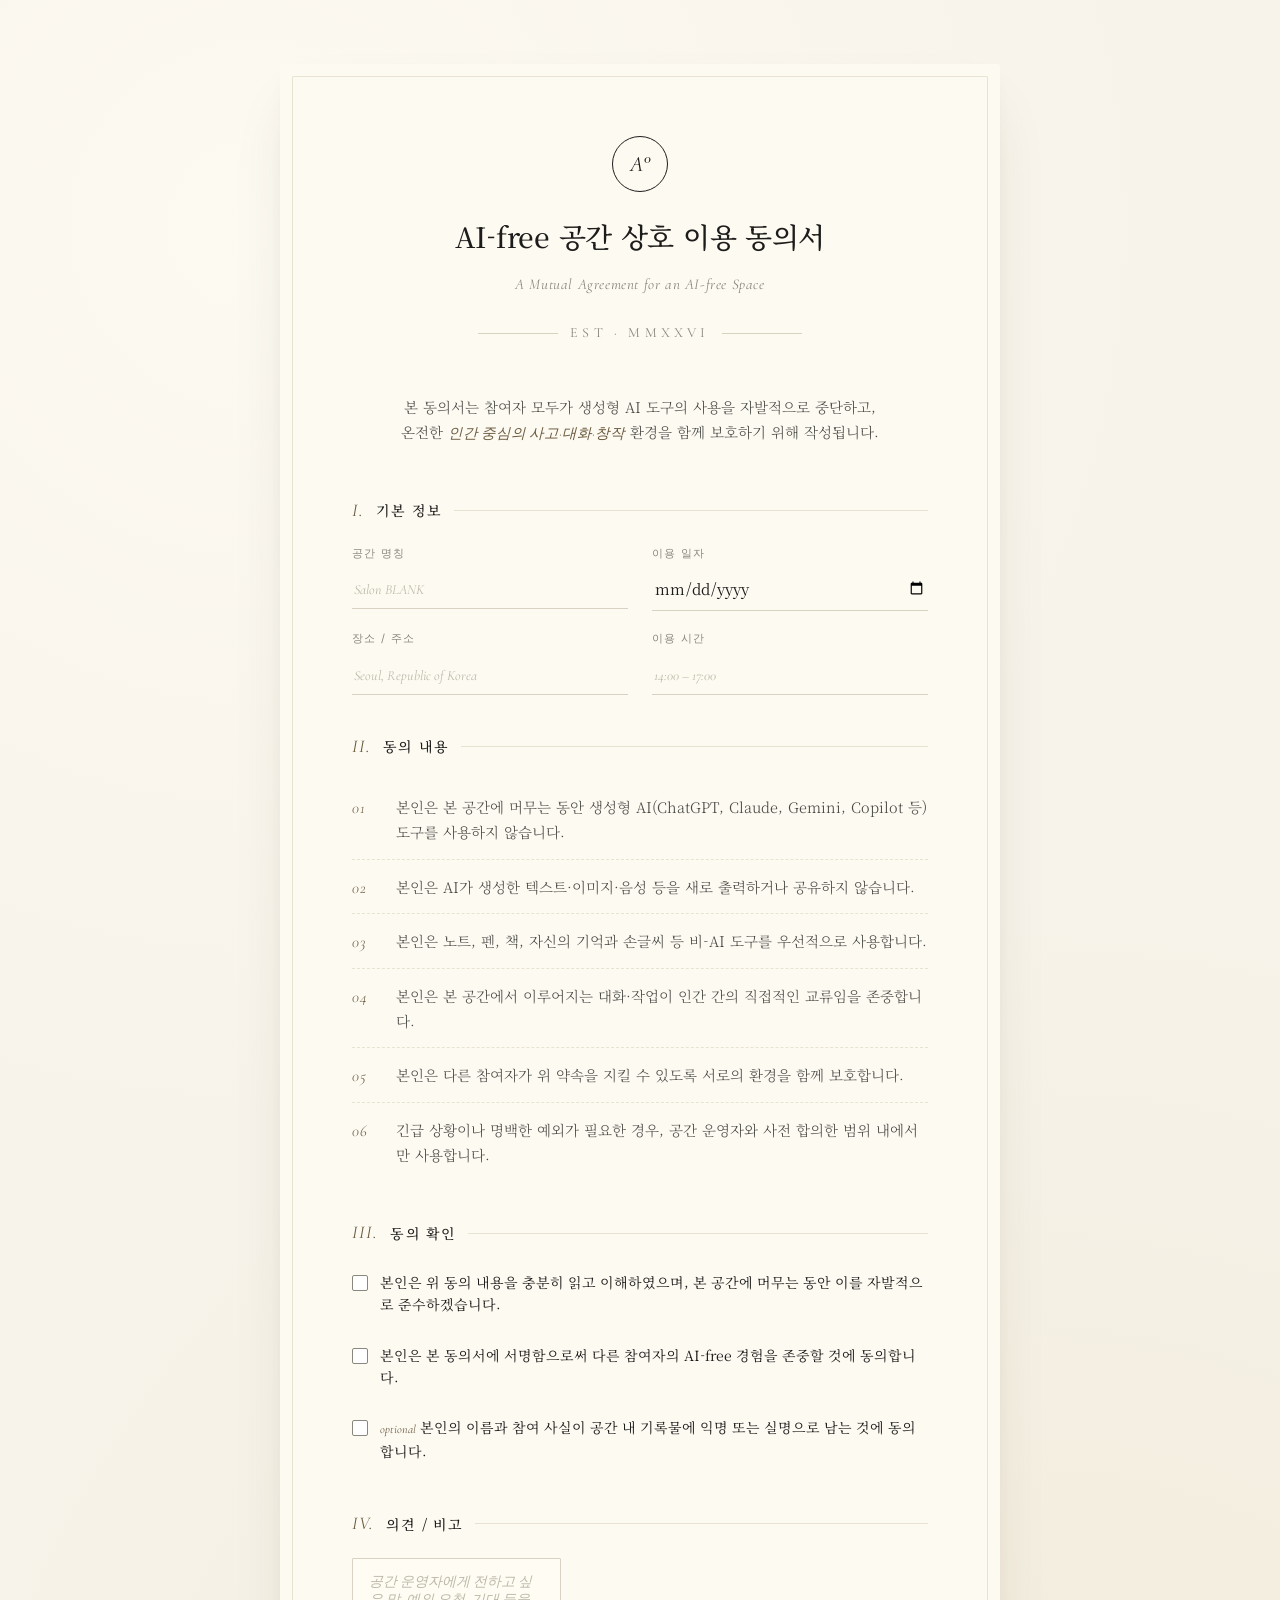
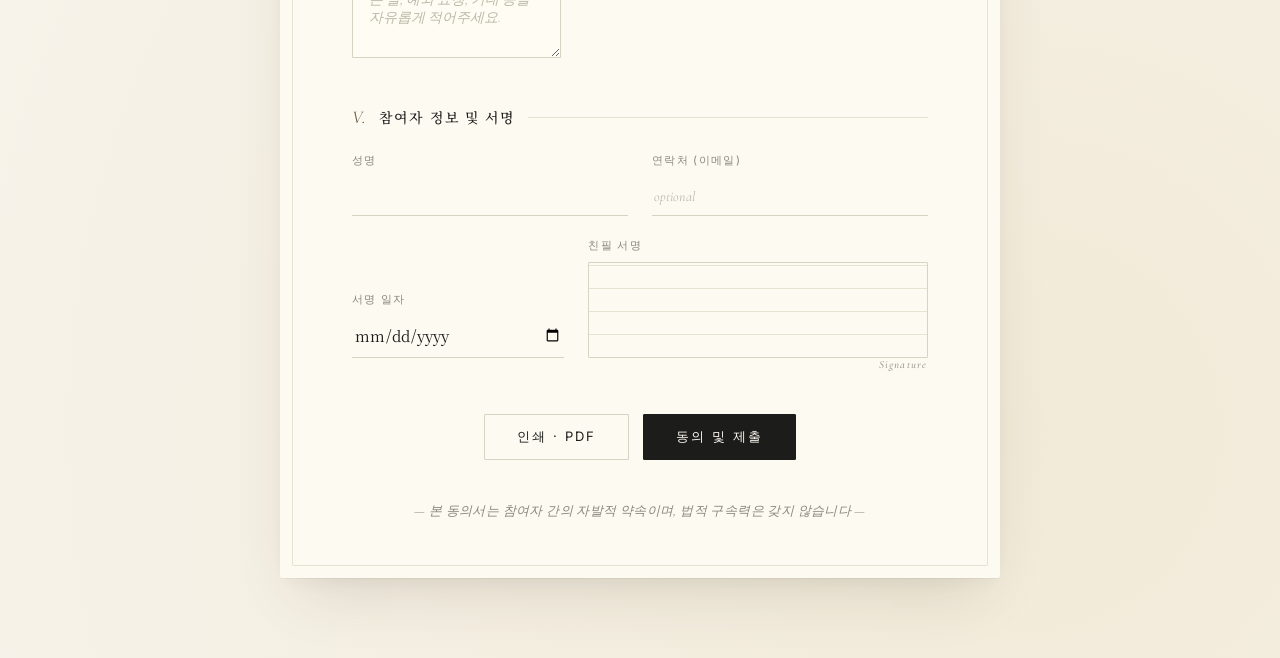
<file: ai-free-agreement.html>
<!DOCTYPE html>
<html lang="ko">
<head>
<meta charset="UTF-8">
<meta name="viewport" content="width=device-width, initial-scale=1.0">
<title>AI-free 공간 상호 이용 동의서</title>
<link rel="preconnect" href="https://fonts.googleapis.com">
<link rel="preconnect" href="https://fonts.gstatic.com" crossorigin>
<link href="https://fonts.googleapis.com/css2?family=Cormorant+Garamond:ital,wght@0,400;0,500;1,400&family=Noto+Serif+KR:wght@300;400;500;600&family=Inter:wght@300;400;500&display=swap" rel="stylesheet">
<style>
  :root {
    --paper: #f7f3ea;
    --paper-deep: #efe9da;
    --ink: #1c1c1a;
    --ink-soft: #4a4a46;
    --ink-mute: #8a877e;
    --line: #d8d2c2;
    --line-soft: #e8e2d2;
    --accent: #6b5a3e;
    --warn: #b85c38;
  }
  * { box-sizing: border-box; }
  html, body { margin: 0; padding: 0; }
  body {
    font-family: 'Noto Serif KR', 'Cormorant Garamond', serif;
    background:
      radial-gradient(circle at 20% 10%, #fdfaf2 0%, transparent 40%),
      radial-gradient(circle at 80% 90%, #f1ead8 0%, transparent 50%),
      var(--paper);
    color: var(--ink);
    min-height: 100vh;
    padding: 64px 20px 80px;
    line-height: 1.75;
    -webkit-font-smoothing: antialiased;
  }

  .container {
    max-width: 720px;
    margin: 0 auto;
    background: #fdfaf2;
    padding: 72px 72px 56px;
    position: relative;
    box-shadow:
      0 1px 0 rgba(0,0,0,0.04),
      0 30px 60px -20px rgba(60, 50, 30, 0.15),
      0 8px 20px -10px rgba(60, 50, 30, 0.08);
    border-radius: 2px;
  }
  .container::before {
    content: '';
    position: absolute;
    inset: 12px;
    border: 1px solid var(--line-soft);
    pointer-events: none;
    border-radius: 1px;
  }

  /* Header */
  header {
    text-align: center;
    margin-bottom: 48px;
    position: relative;
  }
  .crest {
    display: inline-flex;
    align-items: center;
    justify-content: center;
    width: 56px;
    height: 56px;
    border: 1px solid var(--ink);
    border-radius: 50%;
    margin-bottom: 20px;
    font-family: 'Cormorant Garamond', serif;
    font-size: 22px;
    font-style: italic;
    letter-spacing: -0.02em;
    color: var(--ink);
  }
  h1 {
    font-family: 'Noto Serif KR', serif;
    font-weight: 500;
    font-size: 28px;
    letter-spacing: -0.01em;
    margin: 0 0 10px;
  }
  .subtitle {
    font-family: 'Cormorant Garamond', serif;
    font-style: italic;
    font-size: 15px;
    color: var(--ink-mute);
    letter-spacing: 0.04em;
  }
  .divider {
    display: flex;
    align-items: center;
    justify-content: center;
    gap: 12px;
    margin: 24px auto 0;
    color: var(--line);
  }
  .divider::before,
  .divider::after {
    content: '';
    flex: 1;
    max-width: 80px;
    height: 1px;
    background: var(--line);
  }
  .divider span {
    font-family: 'Cormorant Garamond', serif;
    font-size: 14px;
    color: var(--ink-mute);
    letter-spacing: 0.3em;
  }

  /* Intro */
  .intro {
    font-size: 14.5px;
    color: var(--ink-soft);
    text-align: center;
    margin-bottom: 48px;
    padding: 0 16px;
    font-weight: 300;
  }
  .intro em {
    font-family: 'Cormorant Garamond', serif;
    font-style: italic;
    color: var(--accent);
  }

  /* Sections */
  section { margin-bottom: 36px; }
  h2 {
    font-family: 'Noto Serif KR', serif;
    font-size: 14px;
    font-weight: 500;
    letter-spacing: 0.08em;
    margin: 0 0 18px;
    color: var(--ink);
    display: flex;
    align-items: center;
    gap: 12px;
  }
  h2 .num {
    font-family: 'Cormorant Garamond', serif;
    font-style: italic;
    font-weight: 400;
    font-size: 18px;
    color: var(--accent);
  }
  h2::after {
    content: '';
    flex: 1;
    height: 1px;
    background: var(--line-soft);
  }

  /* Form fields */
  .field-row {
    display: grid;
    grid-template-columns: 1fr 1fr;
    gap: 24px;
    margin-bottom: 18px;
  }
  .field { display: flex; flex-direction: column; }
  .field.full { grid-column: 1 / -1; }

  label {
    font-family: 'Inter', sans-serif;
    font-size: 11px;
    color: var(--ink-mute);
    letter-spacing: 0.12em;
    text-transform: uppercase;
    margin-bottom: 6px;
  }
  input[type="text"],
  input[type="date"],
  input[type="email"],
  textarea {
    border: none;
    border-bottom: 1px solid var(--line);
    padding: 8px 2px 10px;
    font-size: 15px;
    font-family: 'Noto Serif KR', serif;
    background: transparent;
    color: var(--ink);
    outline: none;
    transition: border-color 0.25s ease;
    font-weight: 400;
  }
  input::placeholder,
  textarea::placeholder {
    color: #bdb8a8;
    font-style: italic;
    font-family: 'Cormorant Garamond', serif;
    font-size: 14px;
  }
  input[type="text"]:focus,
  input[type="date"]:focus,
  input[type="email"]:focus,
  textarea:focus {
    border-bottom-color: var(--ink);
  }
  textarea {
    border: 1px solid var(--line);
    padding: 14px 16px;
    resize: vertical;
    min-height: 100px;
    border-radius: 1px;
    background: rgba(255, 253, 246, 0.6);
  }
  textarea:focus { border-color: var(--ink); }

  /* Terms list */
  ol.terms {
    list-style: none;
    counter-reset: term;
    padding: 0;
    margin: 0;
  }
  ol.terms li {
    counter-increment: term;
    padding: 14px 0 14px 44px;
    border-bottom: 1px dashed var(--line-soft);
    font-size: 14.5px;
    color: var(--ink-soft);
    position: relative;
    font-weight: 300;
  }
  ol.terms li::before {
    content: counter(term, decimal-leading-zero);
    position: absolute;
    left: 0;
    top: 14px;
    font-family: 'Cormorant Garamond', serif;
    font-style: italic;
    font-size: 16px;
    color: var(--accent);
    width: 32px;
    letter-spacing: 0.05em;
  }
  ol.terms li:last-child { border-bottom: none; }

  /* Checkboxes */
  .checkbox-group {
    display: flex;
    flex-direction: column;
    gap: 14px;
  }
  .checkbox-group label {
    font-family: 'Noto Serif KR', serif;
    font-size: 14px;
    color: var(--ink);
    text-transform: none;
    letter-spacing: 0;
    display: flex;
    align-items: flex-start;
    gap: 12px;
    cursor: pointer;
    padding: 4px 0;
    font-weight: 400;
    line-height: 1.6;
  }
  .checkbox-group input[type="checkbox"] {
    appearance: none;
    -webkit-appearance: none;
    width: 16px;
    height: 16px;
    border: 1px solid var(--ink-mute);
    border-radius: 2px;
    margin: 4px 0 0;
    flex-shrink: 0;
    cursor: pointer;
    position: relative;
    transition: all 0.2s ease;
    background: #fff;
  }
  .checkbox-group input[type="checkbox"]:hover { border-color: var(--ink); }
  .checkbox-group input[type="checkbox"]:checked {
    background: var(--ink);
    border-color: var(--ink);
  }
  .checkbox-group input[type="checkbox"]:checked::after {
    content: '';
    position: absolute;
    left: 4px;
    top: 1px;
    width: 5px;
    height: 9px;
    border: solid #fdfaf2;
    border-width: 0 1.5px 1.5px 0;
    transform: rotate(45deg);
  }
  .opt-tag {
    font-family: 'Cormorant Garamond', serif;
    font-style: italic;
    font-size: 12px;
    color: var(--accent);
    margin-right: 4px;
  }

  /* Signature */
  .signature-block { margin-top: 16px; }
  .sign-row {
    display: grid;
    grid-template-columns: 1fr 1.6fr;
    gap: 24px;
    margin-top: 20px;
    align-items: end;
  }
  .sign-box {
    border: 1px solid var(--line);
    height: 96px;
    background:
      repeating-linear-gradient(0deg, transparent 0 22px, var(--line-soft) 22px 23px);
    border-radius: 1px;
    position: relative;
  }
  .sign-box::after {
    content: 'Signature';
    position: absolute;
    bottom: -18px;
    right: 0;
    font-family: 'Cormorant Garamond', serif;
    font-style: italic;
    font-size: 11px;
    color: var(--ink-mute);
    letter-spacing: 0.1em;
  }

  /* Actions */
  .actions {
    margin-top: 56px;
    display: flex;
    gap: 14px;
    justify-content: center;
  }
  button {
    padding: 13px 32px;
    font-size: 13px;
    font-family: 'Inter', sans-serif;
    letter-spacing: 0.15em;
    text-transform: uppercase;
    cursor: pointer;
    transition: all 0.25s ease;
    border-radius: 1px;
  }
  button.primary {
    border: 1px solid var(--ink);
    background: var(--ink);
    color: #fdfaf2;
  }
  button.primary:hover {
    background: #000;
    transform: translateY(-1px);
    box-shadow: 0 6px 16px -6px rgba(0,0,0,0.3);
  }
  button.secondary {
    background: transparent;
    color: var(--ink);
    border: 1px solid var(--line);
  }
  button.secondary:hover {
    border-color: var(--ink);
    background: rgba(0,0,0,0.02);
  }

  /* Footer note */
  .note {
    font-family: 'Cormorant Garamond', serif;
    font-style: italic;
    font-size: 13px;
    color: var(--ink-mute);
    margin-top: 40px;
    text-align: center;
    letter-spacing: 0.03em;
  }
  .note::before,
  .note::after { content: '— '; }
  .note::after { content: ' —'; }

  /* Responsive */
  @media (max-width: 640px) {
    body { padding: 24px 12px 48px; }
    .container { padding: 48px 28px 40px; }
    .container::before { inset: 8px; }
    .field-row, .sign-row { grid-template-columns: 1fr; gap: 16px; }
    h1 { font-size: 22px; }
    .actions { flex-direction: column-reverse; }
    button { width: 100%; }
  }

  /* Print */
  @media print {
    body { background: #fff; padding: 0; }
    .container {
      box-shadow: none;
      padding: 32px;
      max-width: 100%;
    }
    .actions, .crest { display: none; }
    .container::before { border-color: #ccc; }
  }
</style>
</head>
<body>
  <form class="container" onsubmit="event.preventDefault(); alert('동의서가 제출되었습니다.');">
    <header>
      <div class="crest">A°</div>
      <h1>AI-free 공간 상호 이용 동의서</h1>
      <div class="subtitle">A Mutual Agreement for an AI-free Space</div>
      <div class="divider"><span>EST · MMXXVI</span></div>
    </header>

    <div class="intro">
      본 동의서는 참여자 모두가 생성형 AI 도구의 사용을 자발적으로 중단하고,<br>
      온전한 <em>인간 중심의 사고·대화·창작</em> 환경을 함께 보호하기 위해 작성됩니다.
    </div>

    <section>
      <h2><span class="num">I.</span> 기본 정보</h2>
      <div class="field-row">
        <div class="field">
          <label for="space-name">공간 명칭</label>
          <input type="text" id="space-name" placeholder="Salon BLANK">
        </div>
        <div class="field">
          <label for="space-date">이용 일자</label>
          <input type="date" id="space-date">
        </div>
      </div>
      <div class="field-row">
        <div class="field">
          <label for="space-location">장소 / 주소</label>
          <input type="text" id="space-location" placeholder="Seoul, Republic of Korea">
        </div>
        <div class="field">
          <label for="space-duration">이용 시간</label>
          <input type="text" id="space-duration" placeholder="14:00 – 17:00">
        </div>
      </div>
    </section>

    <section>
      <h2><span class="num">II.</span> 동의 내용</h2>
      <ol class="terms">
        <li>본인은 본 공간에 머무는 동안 생성형 AI(ChatGPT, Claude, Gemini, Copilot 등) 도구를 사용하지 않습니다.</li>
        <li>본인은 AI가 생성한 텍스트·이미지·음성 등을 새로 출력하거나 공유하지 않습니다.</li>
        <li>본인은 노트, 펜, 책, 자신의 기억과 손글씨 등 비-AI 도구를 우선적으로 사용합니다.</li>
        <li>본인은 본 공간에서 이루어지는 대화·작업이 인간 간의 직접적인 교류임을 존중합니다.</li>
        <li>본인은 다른 참여자가 위 약속을 지킬 수 있도록 서로의 환경을 함께 보호합니다.</li>
        <li>긴급 상황이나 명백한 예외가 필요한 경우, 공간 운영자와 사전 합의한 범위 내에서만 사용합니다.</li>
      </ol>
    </section>

    <section>
      <h2><span class="num">III.</span> 동의 확인</h2>
      <div class="checkbox-group">
        <label>
          <input type="checkbox" required>
          <span>본인은 위 동의 내용을 충분히 읽고 이해하였으며, 본 공간에 머무는 동안 이를 자발적으로 준수하겠습니다.</span>
        </label>
        <label>
          <input type="checkbox">
          <span>본인은 본 동의서에 서명함으로써 다른 참여자의 AI-free 경험을 존중할 것에 동의합니다.</span>
        </label>
        <label>
          <input type="checkbox">
          <span><span class="opt-tag">optional</span>본인의 이름과 참여 사실이 공간 내 기록물에 익명 또는 실명으로 남는 것에 동의합니다.</span>
        </label>
      </div>
    </section>

    <section>
      <h2><span class="num">IV.</span> 의견 / 비고</h2>
      <textarea placeholder="공간 운영자에게 전하고 싶은 말, 예외 요청, 기대 등을 자유롭게 적어주세요."></textarea>
    </section>

    <section class="signature-block">
      <h2><span class="num">V.</span> 참여자 정보 및 서명</h2>
      <div class="field-row">
        <div class="field">
          <label for="name">성명</label>
          <input type="text" id="name" required>
        </div>
        <div class="field">
          <label for="email">연락처 (이메일)</label>
          <input type="email" id="email" placeholder="optional">
        </div>
      </div>
      <div class="sign-row">
        <div class="field">
          <label for="sign-date">서명 일자</label>
          <input type="date" id="sign-date" required>
        </div>
        <div class="field">
          <label>친필 서명</label>
          <div class="sign-box"></div>
        </div>
      </div>
    </section>

    <div class="actions">
      <button type="button" class="secondary" onclick="window.print()">인쇄 · PDF</button>
      <button type="submit" class="primary">동의 및 제출</button>
    </div>

    <div class="note">본 동의서는 참여자 간의 자발적 약속이며, 법적 구속력은 갖지 않습니다</div>
  </form>
</body>
</html>
</file>
